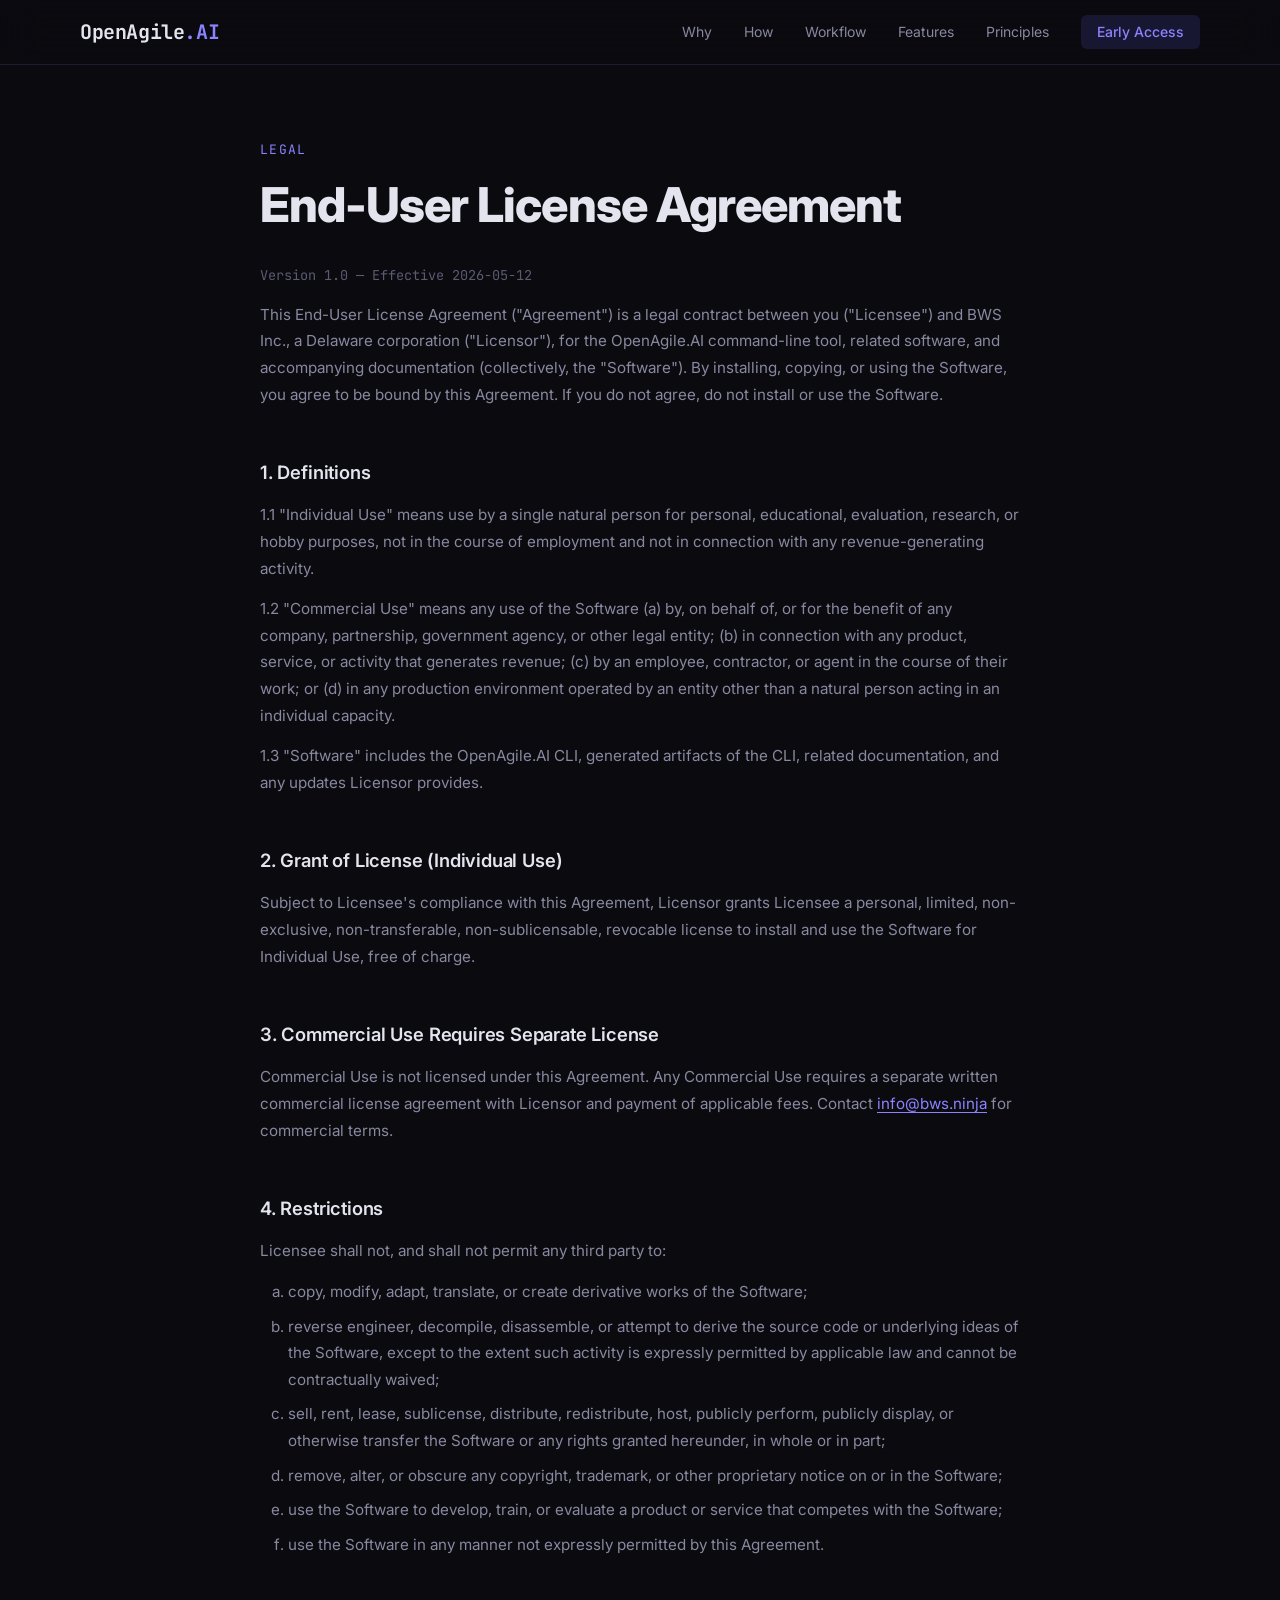
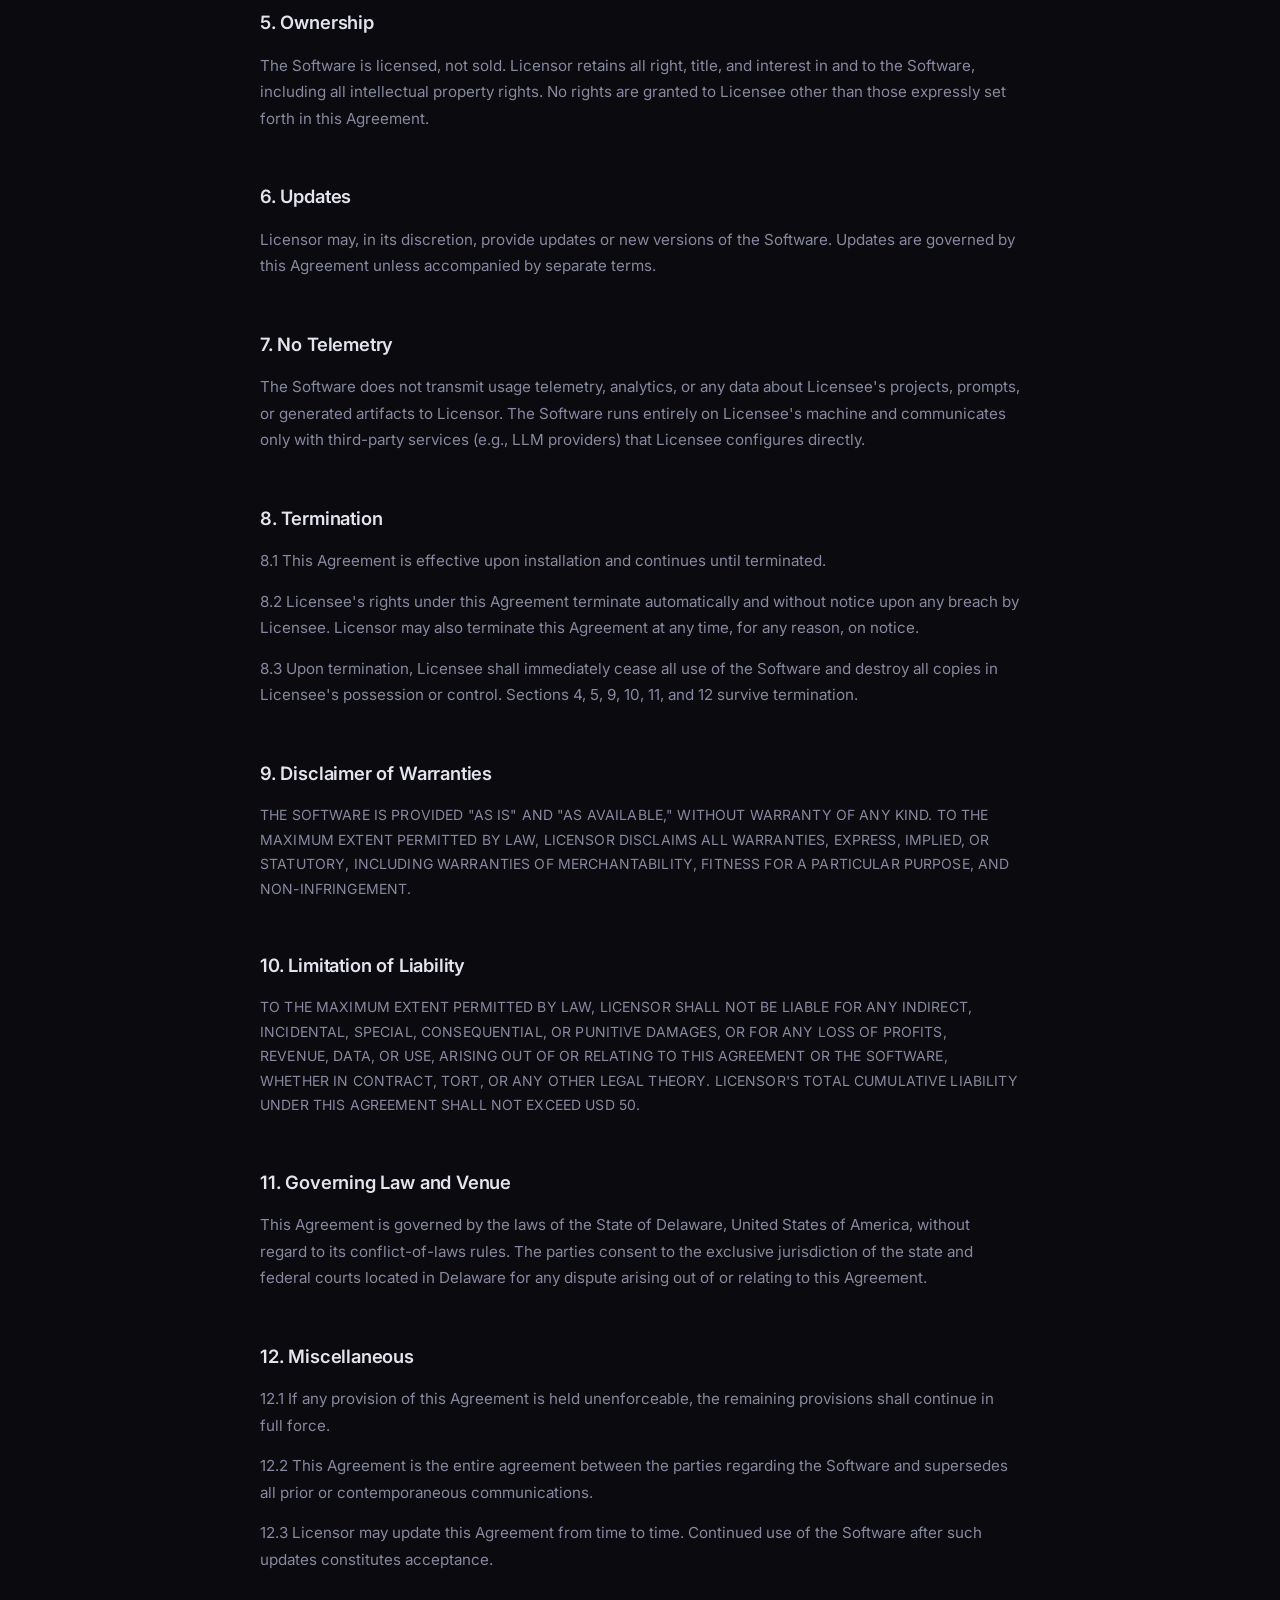
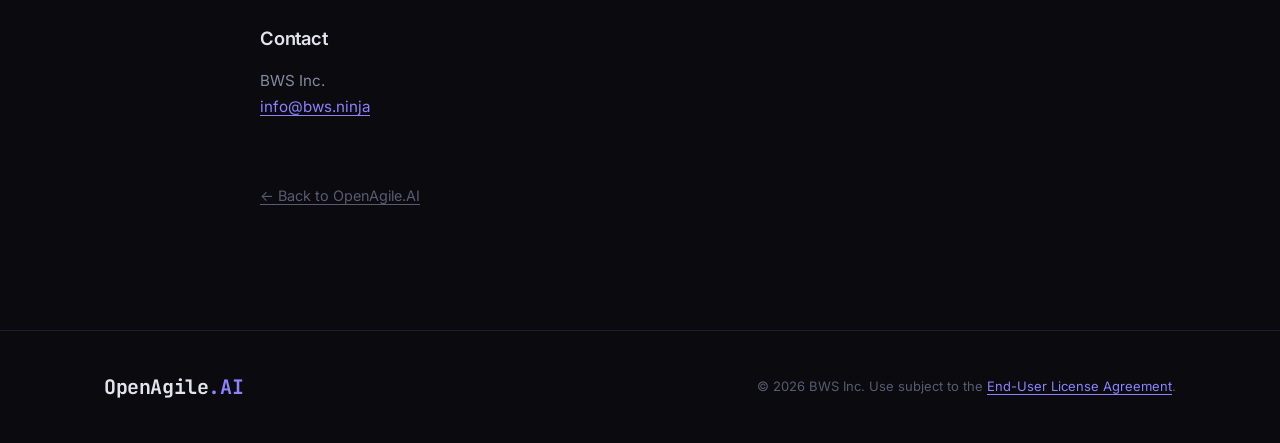
<file: eula/index.html>
<!DOCTYPE html>
<html lang="en">
<head>
  <meta charset="UTF-8">
  <meta name="viewport" content="width=device-width, initial-scale=1.0">
  <title>End-User License Agreement — OpenAgile.AI</title>
  <meta name="description" content="OpenAgile.AI End-User License Agreement. Governs use of the OpenAgile.AI CLI software, distributed by BWS Inc.">
  <link rel="canonical" href="https://openagile.ai/eula/">
  <link rel="preconnect" href="https://fonts.googleapis.com">
  <link rel="preconnect" href="https://fonts.gstatic.com" crossorigin>
  <link href="https://fonts.googleapis.com/css2?family=JetBrains+Mono:wght@400;500;600;700&family=Inter:wght@400;500;600;700;800&display=swap" rel="stylesheet">
  <link rel="stylesheet" href="../styles.css">
  <style>
    .legal-wrap {
      padding-top: 140px;
    }
    .legal-wrap .section-label,
    .legal-wrap .section-title {
      max-width: 760px;
      margin-left: auto;
      margin-right: auto;
    }
    .legal-content {
      max-width: 760px;
      margin: 32px auto 0;
      color: var(--text-muted);
      font-size: 0.95rem;
      line-height: 1.75;
    }
    .legal-meta {
      font-family: var(--font-mono);
      font-size: 0.85rem;
      color: var(--text-dim);
      margin-bottom: 32px;
    }
    .legal-content h2 {
      font-size: 1.15rem;
      font-weight: 600;
      color: var(--text);
      margin: 48px 0 14px;
      letter-spacing: -0.01em;
    }
    .legal-content p {
      margin-bottom: 14px;
    }
    .legal-content ol.alpha {
      list-style: lower-alpha;
      padding-left: 28px;
      margin: 8px 0 16px;
    }
    .legal-content ol.alpha li {
      margin-bottom: 8px;
    }
    .legal-emphasis {
      text-transform: uppercase;
      font-size: 0.875rem;
      letter-spacing: 0.01em;
    }
    .legal-back {
      display: inline-block;
      margin-top: 48px;
      font-size: 0.9rem;
      color: var(--text-dim);
    }
  </style>
</head>
<body>
  <!-- NAV -->
  <nav class="nav" id="nav">
    <div class="nav-inner">
      <a href="/" class="nav-logo">
        OpenAgile<span class="logo-accent">.AI</span>
      </a>
      <div class="nav-links">
        <a href="/#gap">Why</a>
        <a href="/#solution">How</a>
        <a href="/#how-it-works">Workflow</a>
        <a href="/#features">Features</a>
        <a href="/#philosophy">Principles</a>
        <a href="/#beta" class="nav-cta">Early Access</a>
      </div>
      <button class="nav-toggle" id="nav-toggle" aria-label="Toggle menu">
        <span></span><span></span><span></span>
      </button>
    </div>
    <div class="nav-mobile" id="nav-mobile">
      <a href="/#gap">Why</a>
      <a href="/#solution">How</a>
      <a href="/#how-it-works">Workflow</a>
      <a href="/#features">Features</a>
      <a href="/#philosophy">Principles</a>
      <a href="/#beta" class="nav-cta">Early Access</a>
    </div>
  </nav>

  <section class="section legal-wrap">
    <div class="container">
      <div class="section-label">Legal</div>
      <h1 class="section-title">End-User License Agreement</h1>

      <div class="legal-content">
        <p class="legal-meta">Version 1.0 &mdash; Effective 2026-05-12</p>

        <p>This End-User License Agreement ("Agreement") is a legal contract between you ("Licensee") and BWS Inc., a Delaware corporation ("Licensor"), for the OpenAgile.AI command-line tool, related software, and accompanying documentation (collectively, the "Software"). By installing, copying, or using the Software, you agree to be bound by this Agreement. If you do not agree, do not install or use the Software.</p>

        <h2>1. Definitions</h2>
        <p>1.1 "Individual Use" means use by a single natural person for personal, educational, evaluation, research, or hobby purposes, not in the course of employment and not in connection with any revenue-generating activity.</p>
        <p>1.2 "Commercial Use" means any use of the Software (a) by, on behalf of, or for the benefit of any company, partnership, government agency, or other legal entity; (b) in connection with any product, service, or activity that generates revenue; (c) by an employee, contractor, or agent in the course of their work; or (d) in any production environment operated by an entity other than a natural person acting in an individual capacity.</p>
        <p>1.3 "Software" includes the OpenAgile.AI CLI, generated artifacts of the CLI, related documentation, and any updates Licensor provides.</p>

        <h2>2. Grant of License (Individual Use)</h2>
        <p>Subject to Licensee's compliance with this Agreement, Licensor grants Licensee a personal, limited, non-exclusive, non-transferable, non-sublicensable, revocable license to install and use the Software for Individual Use, free of charge.</p>

        <h2>3. Commercial Use Requires Separate License</h2>
        <p>Commercial Use is not licensed under this Agreement. Any Commercial Use requires a separate written commercial license agreement with Licensor and payment of applicable fees. Contact <a href="mailto:info@bws.ninja" class="inline-link">info@bws.ninja</a> for commercial terms.</p>

        <h2>4. Restrictions</h2>
        <p>Licensee shall not, and shall not permit any third party to:</p>
        <ol class="alpha">
          <li>copy, modify, adapt, translate, or create derivative works of the Software;</li>
          <li>reverse engineer, decompile, disassemble, or attempt to derive the source code or underlying ideas of the Software, except to the extent such activity is expressly permitted by applicable law and cannot be contractually waived;</li>
          <li>sell, rent, lease, sublicense, distribute, redistribute, host, publicly perform, publicly display, or otherwise transfer the Software or any rights granted hereunder, in whole or in part;</li>
          <li>remove, alter, or obscure any copyright, trademark, or other proprietary notice on or in the Software;</li>
          <li>use the Software to develop, train, or evaluate a product or service that competes with the Software;</li>
          <li>use the Software in any manner not expressly permitted by this Agreement.</li>
        </ol>

        <h2>5. Ownership</h2>
        <p>The Software is licensed, not sold. Licensor retains all right, title, and interest in and to the Software, including all intellectual property rights. No rights are granted to Licensee other than those expressly set forth in this Agreement.</p>

        <h2>6. Updates</h2>
        <p>Licensor may, in its discretion, provide updates or new versions of the Software. Updates are governed by this Agreement unless accompanied by separate terms.</p>

        <h2>7. No Telemetry</h2>
        <p>The Software does not transmit usage telemetry, analytics, or any data about Licensee's projects, prompts, or generated artifacts to Licensor. The Software runs entirely on Licensee's machine and communicates only with third-party services (e.g., LLM providers) that Licensee configures directly.</p>

        <h2>8. Termination</h2>
        <p>8.1 This Agreement is effective upon installation and continues until terminated.</p>
        <p>8.2 Licensee's rights under this Agreement terminate automatically and without notice upon any breach by Licensee. Licensor may also terminate this Agreement at any time, for any reason, on notice.</p>
        <p>8.3 Upon termination, Licensee shall immediately cease all use of the Software and destroy all copies in Licensee's possession or control. Sections 4, 5, 9, 10, 11, and 12 survive termination.</p>

        <h2>9. Disclaimer of Warranties</h2>
        <p class="legal-emphasis">The Software is provided "AS IS" and "AS AVAILABLE," without warranty of any kind. To the maximum extent permitted by law, Licensor disclaims all warranties, express, implied, or statutory, including warranties of merchantability, fitness for a particular purpose, and non-infringement.</p>

        <h2>10. Limitation of Liability</h2>
        <p class="legal-emphasis">To the maximum extent permitted by law, Licensor shall not be liable for any indirect, incidental, special, consequential, or punitive damages, or for any loss of profits, revenue, data, or use, arising out of or relating to this Agreement or the Software, whether in contract, tort, or any other legal theory. Licensor's total cumulative liability under this Agreement shall not exceed USD 50.</p>

        <h2>11. Governing Law and Venue</h2>
        <p>This Agreement is governed by the laws of the State of Delaware, United States of America, without regard to its conflict-of-laws rules. The parties consent to the exclusive jurisdiction of the state and federal courts located in Delaware for any dispute arising out of or relating to this Agreement.</p>

        <h2>12. Miscellaneous</h2>
        <p>12.1 If any provision of this Agreement is held unenforceable, the remaining provisions shall continue in full force.</p>
        <p>12.2 This Agreement is the entire agreement between the parties regarding the Software and supersedes all prior or contemporaneous communications.</p>
        <p>12.3 Licensor may update this Agreement from time to time. Continued use of the Software after such updates constitutes acceptance.</p>

        <h2>Contact</h2>
        <p>BWS Inc.<br><a href="mailto:info@bws.ninja" class="inline-link">info@bws.ninja</a></p>

        <a href="/" class="legal-back inline-link">&larr; Back to OpenAgile.AI</a>
      </div>
    </div>
  </section>

  <!-- FOOTER -->
  <footer class="footer">
    <div class="container">
      <div class="footer-inner">
        <div class="footer-logo">
          OpenAgile<span class="logo-accent">.AI</span>
        </div>
        <div class="footer-copy">
          &copy; 2026 BWS Inc. Use subject to the <a href="/eula/" class="inline-link">End-User License Agreement</a>.
        </div>
      </div>
    </div>
  </footer>

  <script src="../script.js"></script>
</body>
</html>
</file>
<file: styles.css>
/* ===== RESET & BASE ===== */
*, *::before, *::after {
  margin: 0;
  padding: 0;
  box-sizing: border-box;
}

:root {
  --bg: #0a0a0f;
  --bg-alt: #0f0f18;
  --surface: #141420;
  --surface-hover: #1a1a2e;
  --border: #1e1e32;
  --border-light: #2a2a44;
  --text: #e4e4ef;
  --text-muted: #8888a0;
  --text-dim: #5a5a72;
  --accent: #6c63ff;
  --accent-light: #8b83ff;
  --accent-dim: rgba(108, 99, 255, 0.15);
  --green: #34d399;
  --green-dim: rgba(52, 211, 153, 0.15);
  --red: #f87171;
  --yellow: #fbbf24;
  --font-sans: 'Inter', -apple-system, BlinkMacSystemFont, sans-serif;
  --font-mono: 'JetBrains Mono', 'Fira Code', monospace;
  --radius: 12px;
  --radius-sm: 8px;
  --radius-xs: 4px;
}

html {
  scroll-behavior: smooth;
  font-size: 16px;
  -webkit-font-smoothing: antialiased;
}

body {
  font-family: var(--font-sans);
  background: var(--bg);
  color: var(--text);
  line-height: 1.6;
  overflow-x: hidden;
}

a {
  color: inherit;
  text-decoration: none;
}

img {
  max-width: 100%;
}

code {
  font-family: var(--font-mono);
}

.container {
  max-width: 1120px;
  margin: 0 auto;
  padding: 0 24px;
}

/* ===== NAV ===== */
.nav {
  position: fixed;
  top: 0;
  left: 0;
  right: 0;
  z-index: 100;
  padding: 0 24px;
  background: rgba(10, 10, 15, 0.8);
  backdrop-filter: blur(20px);
  border-bottom: 1px solid var(--border);
  transition: background 0.3s;
}

.nav-inner {
  max-width: 1120px;
  margin: 0 auto;
  display: flex;
  align-items: center;
  justify-content: space-between;
  height: 64px;
}

.nav-logo {
  font-family: var(--font-mono);
  font-size: 1.25rem;
  font-weight: 700;
  letter-spacing: -0.02em;
}

.logo-accent {
  color: var(--accent-light);
}

.nav-links {
  display: flex;
  align-items: center;
  gap: 32px;
}

.nav-links a {
  font-size: 0.875rem;
  color: var(--text-muted);
  transition: color 0.2s;
}

.nav-links a:hover {
  color: var(--text);
}

.nav-links .nav-cta {
  background: var(--accent-dim);
  color: var(--accent-light);
  padding: 6px 16px;
  border-radius: 6px;
  font-weight: 500;
  transition: background 0.2s;
}

.nav-links .nav-cta:hover {
  background: rgba(108, 99, 255, 0.25);
}

.nav-toggle {
  display: none;
  flex-direction: column;
  gap: 5px;
  background: none;
  border: none;
  cursor: pointer;
  padding: 4px;
}

.nav-toggle span {
  display: block;
  width: 22px;
  height: 2px;
  background: var(--text-muted);
  border-radius: 2px;
  transition: 0.2s;
}

.nav-mobile {
  display: none;
  flex-direction: column;
  gap: 8px;
  padding: 16px 0;
  border-top: 1px solid var(--border);
}

.nav-mobile a {
  font-size: 0.9rem;
  color: var(--text-muted);
  padding: 8px 0;
}

.nav-mobile.open {
  display: flex;
}

@media (max-width: 768px) {
  .nav-links { display: none; }
  .nav-toggle { display: flex; }
}

/* ===== BUTTONS ===== */
.btn {
  display: inline-flex;
  align-items: center;
  gap: 8px;
  padding: 12px 24px;
  border-radius: var(--radius-sm);
  font-size: 0.9375rem;
  font-weight: 600;
  transition: all 0.2s;
  cursor: pointer;
  border: none;
}

.btn-primary {
  background: var(--accent);
  color: #fff;
}

.btn-primary:hover {
  background: var(--accent-light);
  box-shadow: 0 0 24px rgba(108, 99, 255, 0.4);
}

.btn-secondary {
  background: var(--surface);
  color: var(--text);
  border: 1px solid var(--border-light);
}

.btn-secondary:hover {
  background: var(--surface-hover);
  border-color: var(--text-dim);
}

.btn-lg {
  padding: 14px 32px;
  font-size: 1rem;
}

/* ===== HERO ===== */
.hero {
  position: relative;
  padding: 160px 0 80px;
  text-align: center;
  overflow: hidden;
}

.hero-bg {
  position: absolute;
  top: 0;
  left: 50%;
  transform: translateX(-50%);
  width: 800px;
  height: 600px;
  background: radial-gradient(ellipse at center, rgba(108, 99, 255, 0.12) 0%, transparent 70%);
  pointer-events: none;
}

.hero-badge {
  display: inline-block;
  font-family: var(--font-mono);
  font-size: 0.8125rem;
  color: var(--accent-light);
  background: var(--accent-dim);
  padding: 6px 16px;
  border-radius: 20px;
  margin-bottom: 32px;
  letter-spacing: 0.02em;
}

.hero-title {
  font-size: clamp(2.5rem, 6vw, 4.5rem);
  font-weight: 800;
  line-height: 1.1;
  letter-spacing: -0.03em;
  margin-bottom: 24px;
}

.hero-accent {
  background: linear-gradient(135deg, var(--accent) 0%, var(--green) 100%);
  -webkit-background-clip: text;
  -webkit-text-fill-color: transparent;
  background-clip: text;
}

.hero-sub {
  font-size: 1.2rem;
  color: var(--text-muted);
  max-width: 640px;
  margin: 0 auto 40px;
  line-height: 1.7;
}

.hero-alpha {
  display: inline-block;
  margin: 0 auto 24px;
  padding: 8px 20px;
  border: 1px solid rgba(168, 85, 247, 0.4);
  border-radius: 20px;
  font-family: 'JetBrains Mono', monospace;
  font-size: 0.85rem;
  color: #a855f7;
  letter-spacing: 0.5px;
  background: rgba(168, 85, 247, 0.08);
}

.hero-ctas {
  display: flex;
  gap: 16px;
  justify-content: center;
  flex-wrap: wrap;
}

/* Hero Flow */
.hero-flow {
  display: flex;
  align-items: center;
  justify-content: center;
  gap: 8px;
  margin-top: 72px;
  flex-wrap: wrap;
}

.flow-step {
  display: flex;
  flex-direction: column;
  align-items: center;
  gap: 8px;
  padding: 16px 20px;
  background: var(--surface);
  border: 1px solid var(--border);
  border-radius: var(--radius-sm);
  min-width: 110px;
  transition: all 0.3s;
  opacity: 0;
  transform: translateY(12px);
}

.flow-step.visible {
  opacity: 1;
  transform: translateY(0);
}

.flow-step:hover {
  border-color: var(--accent);
  background: var(--surface-hover);
}

.flow-icon {
  color: var(--accent-light);
}

.flow-label {
  font-family: var(--font-mono);
  font-size: 0.75rem;
  color: var(--text-muted);
  white-space: nowrap;
}

.flow-arrow {
  color: var(--text-dim);
  font-size: 1.2rem;
  opacity: 0;
  transition: opacity 0.3s;
}

.flow-arrow.visible {
  opacity: 1;
}

/* ===== SECTIONS ===== */
.section {
  padding: 120px 0;
}

.section-alt {
  background: var(--bg-alt);
}

.section-label {
  font-family: var(--font-mono);
  font-size: 0.8125rem;
  color: var(--accent-light);
  text-transform: uppercase;
  letter-spacing: 0.1em;
  margin-bottom: 16px;
}

.section-title {
  font-size: clamp(2rem, 4vw, 3rem);
  font-weight: 800;
  letter-spacing: -0.02em;
  margin-bottom: 16px;
  line-height: 1.15;
}

.title-muted {
  color: var(--text-dim);
}

.section-desc {
  font-size: 1.125rem;
  color: var(--text-muted);
  max-width: 600px;
  line-height: 1.7;
  margin-bottom: 56px;
}

/* ===== PROBLEM ===== */
.problem-grid {
  display: grid;
  grid-template-columns: repeat(auto-fit, minmax(240px, 1fr));
  gap: 20px;
  margin-bottom: 48px;
}

.problem-card {
  background: var(--surface);
  border: 1px solid var(--border);
  border-radius: var(--radius);
  padding: 28px 24px;
  transition: all 0.3s;
}

.problem-card:hover {
  border-color: var(--accent);
  transform: translateY(-2px);
}

.problem-icon {
  color: var(--accent-light);
  margin-bottom: 16px;
}

.problem-card h3 {
  font-size: 1.0625rem;
  font-weight: 700;
  margin-bottom: 8px;
}

.problem-card p {
  font-size: 0.9rem;
  color: var(--text-muted);
  line-height: 1.6;
}

/* Terminal */
.terminal-header {
  display: flex;
  align-items: center;
  gap: 8px;
  padding: 12px 16px;
  background: #1a1a2e;
  border-radius: var(--radius) var(--radius) 0 0;
  border: 1px solid var(--border);
  border-bottom: none;
}

.terminal-dot {
  width: 10px;
  height: 10px;
  border-radius: 50%;
}

.terminal-dot.red { background: #f87171; }
.terminal-dot.yellow { background: #fbbf24; }
.terminal-dot.green { background: #34d399; }

.terminal-title {
  font-family: var(--font-mono);
  font-size: 0.75rem;
  color: var(--text-dim);
  margin-left: 8px;
}

.terminal-body {
  background: #0d0d17;
  border: 1px solid var(--border);
  border-radius: 0 0 var(--radius) var(--radius);
  padding: 20px 24px;
  font-family: var(--font-mono);
  font-size: 0.875rem;
  line-height: 1.8;
  overflow-x: auto;
}

.problem-terminal {
  max-width: 680px;
}

.t-gray { color: var(--text-dim); }
.t-red { color: var(--red); }
.t-green { color: var(--green); }
.t-yellow { color: var(--yellow); }
.t-key { color: var(--accent-light); }
.t-str { color: var(--green); }
.t-keyword { color: #c792ea; }
.t-fn { color: #82aaff; }
.t-num { color: #f78c6c; }
.t-comment { color: var(--text-dim); font-style: italic; }

/* ===== SOLUTION / PILLARS ===== */
.pillars {
  display: grid;
  grid-template-columns: repeat(auto-fit, minmax(300px, 1fr));
  gap: 24px;
}

.pillar-card {
  background: rgba(20, 20, 32, 0.6);
  backdrop-filter: blur(12px);
  border: 1px solid var(--border);
  border-radius: var(--radius);
  padding: 32px 28px;
  transition: all 0.3s;
}

.pillar-card:hover {
  border-color: var(--accent);
}

.pillar-number {
  font-family: var(--font-mono);
  font-size: 0.8125rem;
  color: var(--accent);
  font-weight: 700;
  margin-bottom: 12px;
}

.pillar-card h3 {
  font-size: 1.25rem;
  font-weight: 700;
  margin-bottom: 20px;
}

.pillar-card > p {
  font-size: 0.9rem;
  color: var(--text-muted);
  line-height: 1.6;
  margin-top: 20px;
}

/* Tree */
.pillar-tree {
  padding: 16px;
  background: var(--bg);
  border-radius: var(--radius-sm);
  border: 1px solid var(--border);
}

.tree-node {
  font-family: var(--font-mono);
  font-size: 0.8125rem;
  color: var(--text);
  padding: 4px 10px;
  border-radius: var(--radius-xs);
  display: inline-block;
  margin-bottom: 4px;
}

.tree-root {
  background: var(--accent-dim);
  color: var(--accent-light);
}

.tree-leaf {
  background: var(--green-dim);
  color: var(--green);
}

.tree-branch {
  padding-left: 24px;
  border-left: 1px dashed var(--border-light);
  margin-left: 12px;
  margin-top: 4px;
}

/* Ceremony list */
.ceremony-list {
  list-style: none;
  display: flex;
  flex-direction: column;
  gap: 12px;
}

.ceremony-list li {
  display: flex;
  flex-direction: column;
  gap: 2px;
  padding: 12px 16px;
  background: var(--bg);
  border-radius: var(--radius-sm);
  border: 1px solid var(--border);
}

.ceremony-name {
  font-family: var(--font-mono);
  font-size: 0.875rem;
  font-weight: 600;
  color: var(--text);
}

.ceremony-desc {
  font-size: 0.8125rem;
  color: var(--text-dim);
}

/* Validation checks */
.validation-checks {
  display: flex;
  flex-direction: column;
  gap: 8px;
}

.check-item {
  display: flex;
  align-items: center;
  gap: 10px;
  font-size: 0.9rem;
  color: var(--text-muted);
}

.check-icon {
  color: var(--green);
  font-weight: 700;
  font-size: 1rem;
}

/* ===== HOW IT WORKS / STEPS ===== */
.steps {
  max-width: 700px;
  position: relative;
}

.step {
  display: flex;
  gap: 24px;
  align-items: flex-start;
}

.step-number {
  flex-shrink: 0;
  width: 48px;
  height: 48px;
  display: flex;
  align-items: center;
  justify-content: center;
  font-family: var(--font-mono);
  font-size: 1.125rem;
  font-weight: 700;
  color: var(--accent-light);
  background: var(--accent-dim);
  border: 1px solid var(--accent);
  border-radius: 50%;
}

.step-content {
  padding-bottom: 8px;
}

.step-content h3 {
  font-size: 1.125rem;
  font-weight: 700;
  margin-bottom: 8px;
}

.step-content p {
  font-size: 0.9375rem;
  color: var(--text-muted);
  line-height: 1.6;
  margin-bottom: 12px;
}

.step-detail {
  background: var(--bg-alt);
  border: 1px solid var(--border);
  border-radius: var(--radius-sm);
  padding: 10px 16px;
  display: inline-block;
}

.step-detail code {
  font-size: 0.8125rem;
  color: var(--green);
}

.step-screenshot {
  margin-top: 12px;
  border-radius: var(--radius-sm);
  overflow: hidden;
  border: 1px solid var(--border);
}

.step-screenshot img {
  display: block;
  width: 100%;
  height: auto;
  border-radius: var(--radius-sm);
}

.step-ui-badge {
  font-family: var(--font-mono);
  font-size: 0.75rem;
  font-weight: 600;
  color: var(--accent-light);
  background: var(--accent-dim);
  padding: 4px 12px;
  border-radius: 4px;
  letter-spacing: 0.02em;
}

.step-connector {
  width: 2px;
  height: 32px;
  background: var(--border-light);
  margin-left: 23px;
}

/* ===== FEATURES ===== */
.features-grid {
  display: grid;
  grid-template-columns: repeat(auto-fit, minmax(320px, 1fr));
  gap: 20px;
}

.feature-card {
  background: rgba(20, 20, 32, 0.5);
  backdrop-filter: blur(12px);
  border: 1px solid var(--border);
  border-radius: var(--radius);
  padding: 28px 24px;
  transition: all 0.3s;
}

.feature-card:hover {
  border-color: var(--accent);
  transform: translateY(-2px);
}

.feature-icon {
  color: var(--accent-light);
  margin-bottom: 16px;
}

.feature-card h3 {
  font-size: 1rem;
  font-weight: 700;
  margin-bottom: 8px;
}

.feature-card p {
  font-size: 0.9rem;
  color: var(--text-muted);
  line-height: 1.6;
}

/* ===== ACCOUNTABILITY ===== */
.accountability-grid {
  display: grid;
  grid-template-columns: repeat(auto-fit, minmax(240px, 1fr));
  gap: 20px;
}

.accountability-card {
  background: rgba(20, 20, 32, 0.5);
  backdrop-filter: blur(12px);
  border: 1px solid var(--border);
  border-radius: var(--radius);
  padding: 28px 24px;
  transition: all 0.3s;
}

.accountability-card:hover {
  border-color: var(--accent);
  transform: translateY(-2px);
}

.accountability-icon {
  color: var(--accent-light);
  margin-bottom: 16px;
}

.accountability-card h3 {
  font-size: 1rem;
  font-weight: 700;
  margin-bottom: 8px;
}

.accountability-card p {
  font-size: 0.9rem;
  color: var(--text-muted);
  line-height: 1.6;
}

/* ===== PARALLEL EXECUTION ===== */
.parallel-grid {
  display: grid;
  grid-template-columns: 1fr 1fr;
  gap: 48px;
  align-items: start;
}

@media (max-width: 768px) {
  .parallel-grid {
    grid-template-columns: 1fr;
    gap: 32px;
  }
}

.parallel-visual {
  background: var(--surface);
  border: 1px solid var(--border);
  border-radius: var(--radius);
  padding: 24px;
}

.parallel-track {
  display: flex;
  flex-direction: column;
  gap: 12px;
}

.parallel-task {
  display: flex;
  align-items: center;
  gap: 12px;
  padding: 12px 16px;
  background: var(--bg);
  border: 1px solid var(--border);
  border-radius: var(--radius-sm);
  opacity: 0;
  transform: translateX(-12px);
  transition: opacity 0.4s ease, transform 0.4s ease;
}

.parallel-task.visible {
  opacity: 1;
  transform: translateX(0);
}

.parallel-status {
  width: 8px;
  height: 8px;
  border-radius: 50%;
  flex-shrink: 0;
}

.parallel-status.running {
  background: var(--green);
  box-shadow: 0 0 6px rgba(52, 211, 153, 0.5);
  animation: pulse-dot 2s ease-in-out infinite;
}

.parallel-status.done {
  background: var(--accent-light);
}

@keyframes pulse-dot {
  0%, 100% { opacity: 1; }
  50% { opacity: 0.4; }
}

.parallel-name {
  font-family: var(--font-mono);
  font-size: 0.8125rem;
  color: var(--text);
  flex: 1;
  min-width: 0;
  overflow: hidden;
  text-overflow: ellipsis;
  white-space: nowrap;
}

.parallel-tag {
  font-family: var(--font-mono);
  font-size: 0.6875rem;
  color: var(--accent-light);
  background: var(--accent-dim);
  padding: 2px 8px;
  border-radius: 4px;
  white-space: nowrap;
}

.parallel-explanation {
  display: flex;
  flex-direction: column;
  gap: 28px;
}

.parallel-point h3 {
  font-size: 1rem;
  font-weight: 700;
  margin-bottom: 6px;
}

.parallel-point p {
  font-size: 0.9rem;
  color: var(--text-muted);
  line-height: 1.6;
}

/* ===== ARTIFACTS LIST ===== */
.artifacts-list {
  display: grid;
  gap: 12px;
  margin-bottom: 48px;
}

.artifact-row {
  display: grid;
  grid-template-columns: 220px 1fr;
  gap: 16px;
  align-items: baseline;
  padding: 14px 20px;
  background: var(--surface);
  border: 1px solid var(--border);
  border-radius: var(--radius-sm);
}

@media (max-width: 640px) {
  .artifact-row {
    grid-template-columns: 1fr;
    gap: 4px;
  }
}

.artifact-name {
  font-family: var(--font-mono);
  font-size: 0.8125rem;
  font-weight: 600;
  color: var(--accent-light);
  white-space: nowrap;
}

.artifact-desc {
  font-size: 0.875rem;
  color: var(--text-muted);
  line-height: 1.5;
}

.artifacts-hierarchy-title {
  font-size: 1.125rem;
  font-weight: 700;
  margin-bottom: 12px;
}

/* ===== CODE EXAMPLES ===== */
.code-examples {
  display: grid;
  gap: 24px;
}

.code-block pre {
  margin: 0;
  white-space: pre;
  tab-size: 2;
}

.code-block code {
  font-size: 0.8125rem;
  line-height: 1.7;
}

/* ===== DIFFERENTIATION TABLE ===== */
.diff-table-wrap {
  overflow-x: auto;
}

.diff-table {
  width: 100%;
  border-collapse: collapse;
  font-size: 0.9375rem;
}

.diff-table th, .diff-table td {
  padding: 16px 20px;
  text-align: left;
  border-bottom: 1px solid var(--border);
}

.diff-table th {
  font-family: var(--font-mono);
  font-size: 0.8125rem;
  color: var(--text-dim);
  font-weight: 600;
  text-transform: uppercase;
  letter-spacing: 0.08em;
}

.diff-table .diff-highlight {
  color: var(--green);
  font-weight: 500;
}

.diff-table th.diff-highlight {
  color: var(--accent-light);
}

.diff-label {
  font-weight: 600;
  color: var(--text);
}

.diff-table td:not(.diff-label):not(.diff-highlight) {
  color: var(--text-dim);
}

/* ===== MANIFESTO ===== */
.inline-link {
  color: var(--accent-light);
  text-decoration: underline;
  text-underline-offset: 3px;
  transition: color 0.2s;
}

.inline-link:hover {
  color: var(--text);
}

.manifesto-heading {
  font-family: var(--font-mono);
  font-size: 0.875rem;
  color: var(--accent-light);
  text-transform: uppercase;
  letter-spacing: 0.1em;
  margin-bottom: 24px;
  padding-bottom: 12px;
  border-bottom: 1px solid var(--border);
}

/* Values */
.manifesto-values {
  display: grid;
  grid-template-columns: repeat(auto-fit, minmax(280px, 1fr));
  gap: 16px;
  margin-bottom: 64px;
}

.value-item {
  display: flex;
  align-items: center;
  gap: 12px;
  padding: 20px 24px;
  background: var(--surface);
  border: 1px solid var(--border);
  border-radius: var(--radius-sm);
  flex-wrap: wrap;
}

.value-preferred {
  font-weight: 700;
  font-size: 1rem;
  color: var(--text);
}

.value-over {
  font-family: var(--font-mono);
  font-size: 0.75rem;
  color: var(--text-dim);
  text-transform: uppercase;
  letter-spacing: 0.08em;
}

.value-other {
  font-size: 0.9375rem;
  color: var(--text-dim);
}

/* Principles */
.manifesto {
  display: grid;
  grid-template-columns: repeat(auto-fit, minmax(280px, 1fr));
  gap: 24px;
}

.manifesto-item {
  padding: 28px 24px;
  background: var(--surface);
  border: 1px solid var(--border);
  border-radius: var(--radius);
  border-left: 3px solid var(--accent);
  transition: all 0.3s;
}

.manifesto-item:hover {
  border-left-color: var(--green);
  transform: translateY(-2px);
}

.manifesto-number {
  font-family: var(--font-mono);
  font-size: 0.75rem;
  color: var(--accent);
  font-weight: 700;
  margin-bottom: 12px;
}

.manifesto-item blockquote {
  font-size: 1rem;
  font-weight: 700;
  line-height: 1.4;
  margin-bottom: 10px;
  color: var(--text);
}

.manifesto-item p {
  font-size: 0.85rem;
  color: var(--text-muted);
  line-height: 1.6;
}

/* ===== BETA ===== */
.beta-card {
  background: var(--surface);
  border: 1px solid var(--border);
  border-radius: var(--radius);
  padding: 56px 48px;
  text-align: center;
}

.beta-columns {
  display: grid;
  grid-template-columns: 1fr 1fr;
  gap: 48px;
  max-width: 860px;
  margin: 40px auto;
  text-align: left;
}

.beta-status-label {
  font-family: var(--font-mono);
  font-size: 0.8125rem;
  font-weight: 600;
  text-transform: uppercase;
  letter-spacing: 0.08em;
  margin-bottom: 16px;
}

.beta-status-label.available {
  color: var(--green);
}

.beta-status-label.in-progress {
  color: var(--yellow);
}

.beta-list {
  list-style: none;
  display: flex;
  flex-direction: column;
  gap: 10px;
}

.beta-list li {
  display: flex;
  align-items: center;
  gap: 10px;
  font-size: 0.9rem;
  color: var(--text-muted);
}

.progress-icon {
  color: var(--yellow);
  font-size: 1.5rem;
  line-height: 1;
}

.beta-note {
  font-size: 0.9rem;
  color: var(--text-dim);
  margin-bottom: 32px;
}

.beta-cta {
  display: flex;
  justify-content: center;
}

/* ===== GET STARTED ===== */
#get-started .section-label,
#get-started .section-title {
  text-align: center;
}
.get-started-alpha {
  display: flex;
  align-items: flex-start;
  gap: 12px;
  max-width: 700px;
  margin: 0 auto 40px;
  padding: 16px 20px;
  border: 1px solid rgba(168, 85, 247, 0.35);
  border-radius: 8px;
  background: rgba(168, 85, 247, 0.06);
  color: #c4a5e8;
  font-size: 0.95rem;
  line-height: 1.6;
}

.get-started-alpha svg {
  flex-shrink: 0;
  margin-top: 2px;
  color: #a855f7;
}

.get-started-steps {
  max-width: 700px;
  margin: 0 auto 40px;
  display: flex;
  flex-direction: column;
  gap: 24px;
}

.get-started-step {
  display: flex;
  gap: 20px;
  align-items: flex-start;
}

.get-started-number {
  flex-shrink: 0;
  width: 36px;
  height: 36px;
  display: flex;
  align-items: center;
  justify-content: center;
  border-radius: 50%;
  background: rgba(168, 85, 247, 0.15);
  color: var(--accent);
  font-family: 'JetBrains Mono', monospace;
  font-weight: 700;
  font-size: 0.9rem;
}

.get-started-body h3 {
  margin-bottom: 8px;
  font-size: 1.05rem;
}

.get-started-body p {
  color: var(--text-dim);
  font-size: 0.92rem;
  line-height: 1.6;
  margin-top: 8px;
}

.get-started-body .step-detail {
  margin-top: 8px;
}

.get-started-screenshot {
  margin-top: 16px;
  border-radius: 8px;
  overflow: hidden;
  border: 1px solid rgba(255, 255, 255, 0.08);
}

.get-started-screenshot img {
  width: 100%;
  display: block;
}

.get-started-warning {
  display: flex;
  align-items: flex-start;
  gap: 12px;
  max-width: 700px;
  margin: 0 auto 40px;
  padding: 16px 20px;
  border: 1px solid rgba(234, 179, 8, 0.3);
  border-radius: 8px;
  background: rgba(234, 179, 8, 0.06);
  color: #d4c07a;
  font-size: 0.92rem;
  line-height: 1.6;
}

.get-started-warning svg {
  flex-shrink: 0;
  margin-top: 2px;
  color: #eab308;
}

.get-started-warning strong {
  color: #eab308;
}

.get-started-cta {
  display: flex;
  justify-content: center;
}

/* ===== LIGHTBOX ===== */
.lightbox {
  display: none;
  position: fixed;
  inset: 0;
  z-index: 9999;
  background: rgba(0, 0, 0, 0.9);
  align-items: center;
  justify-content: center;
  cursor: zoom-out;
}

.lightbox.open {
  display: flex;
}

.lightbox-img {
  max-width: 90vw;
  max-height: 90vh;
  border-radius: 8px;
  box-shadow: 0 0 40px rgba(0, 0, 0, 0.5);
}

.lightbox-close {
  position: absolute;
  top: 20px;
  right: 24px;
  background: none;
  border: none;
  color: #fff;
  font-size: 2.5rem;
  cursor: pointer;
  opacity: 0.7;
  transition: opacity 0.2s;
  line-height: 1;
}

.lightbox-close:hover {
  opacity: 1;
}

.get-started-screenshot img,
.step-screenshot img {
  cursor: zoom-in;
}

/* ===== FINAL CTA ===== */
.cta-section {
  text-align: center;
  padding: 120px 0;
  position: relative;
  overflow: hidden;
}

.cta-section::before {
  content: '';
  position: absolute;
  top: 50%;
  left: 50%;
  transform: translate(-50%, -50%);
  width: 600px;
  height: 400px;
  background: radial-gradient(ellipse at center, rgba(108, 99, 255, 0.08) 0%, transparent 70%);
  pointer-events: none;
}

.cta-title {
  font-size: clamp(2rem, 5vw, 3.5rem);
  font-weight: 800;
  letter-spacing: -0.03em;
  margin-bottom: 16px;
  line-height: 1.15;
}

.cta-sub {
  font-size: 1.125rem;
  color: var(--text-muted);
  margin-bottom: 40px;
}

/* ===== FOOTER ===== */
.footer {
  border-top: 1px solid var(--border);
  padding: 40px 0;
}

.footer-inner {
  display: flex;
  align-items: center;
  justify-content: space-between;
  flex-wrap: wrap;
  gap: 20px;
}

.footer-logo {
  font-family: var(--font-mono);
  font-size: 1.25rem;
  font-weight: 700;
  letter-spacing: -0.02em;
}

.footer-tagline {
  font-family: var(--font-sans);
  font-size: 0.8125rem;
  color: var(--text-dim);
  font-weight: 400;
}

.footer-links {
  display: flex;
  gap: 24px;
}

.footer-links a {
  font-size: 0.875rem;
  color: var(--text-muted);
  transition: color 0.2s;
}

.footer-links a:hover {
  color: var(--text);
}

.footer-copy {
  font-size: 0.8125rem;
  color: var(--text-dim);
}

/* ===== ANIMATIONS ===== */
.fade-in {
  opacity: 0;
  transform: translateY(20px);
  transition: opacity 0.6s ease, transform 0.6s ease;
}

.fade-in.visible {
  opacity: 1;
  transform: translateY(0);
}

/* ===== RESPONSIVE ===== */
@media (max-width: 768px) {
  .section {
    padding: 80px 0;
  }

  .hero {
    padding: 120px 0 60px;
  }

  .hero-flow {
    gap: 6px;
  }

  .flow-step {
    min-width: 80px;
    padding: 12px 12px;
  }

  .flow-label {
    font-size: 0.65rem;
  }

  .flow-arrow {
    font-size: 0.9rem;
  }

  .pillars {
    grid-template-columns: 1fr;
  }

  .features-grid {
    grid-template-columns: 1fr;
  }

  .manifesto {
    grid-template-columns: 1fr;
  }

  .beta-columns {
    grid-template-columns: 1fr;
    gap: 32px;
  }

  .beta-card {
    padding: 32px 24px;
  }

  .footer-inner {
    flex-direction: column;
    text-align: center;
  }

  .diff-table {
    font-size: 0.8125rem;
  }

  .diff-table th, .diff-table td {
    padding: 12px 12px;
  }
}

@media (max-width: 480px) {
  .hero-flow {
    flex-direction: column;
    gap: 0;
  }

  .flow-arrow {
    transform: rotate(90deg);
  }

  .flow-step {
    width: 100%;
    flex-direction: row;
    gap: 12px;
    min-width: unset;
  }

  .problem-grid {
    grid-template-columns: 1fr;
  }
}

/* ===== SCROLLBAR ===== */
::-webkit-scrollbar {
  width: 8px;
  height: 8px;
}

::-webkit-scrollbar-track {
  background: var(--bg);
}

::-webkit-scrollbar-thumb {
  background: var(--border-light);
  border-radius: 4px;
}

::-webkit-scrollbar-thumb:hover {
  background: var(--text-dim);
}
</file>
